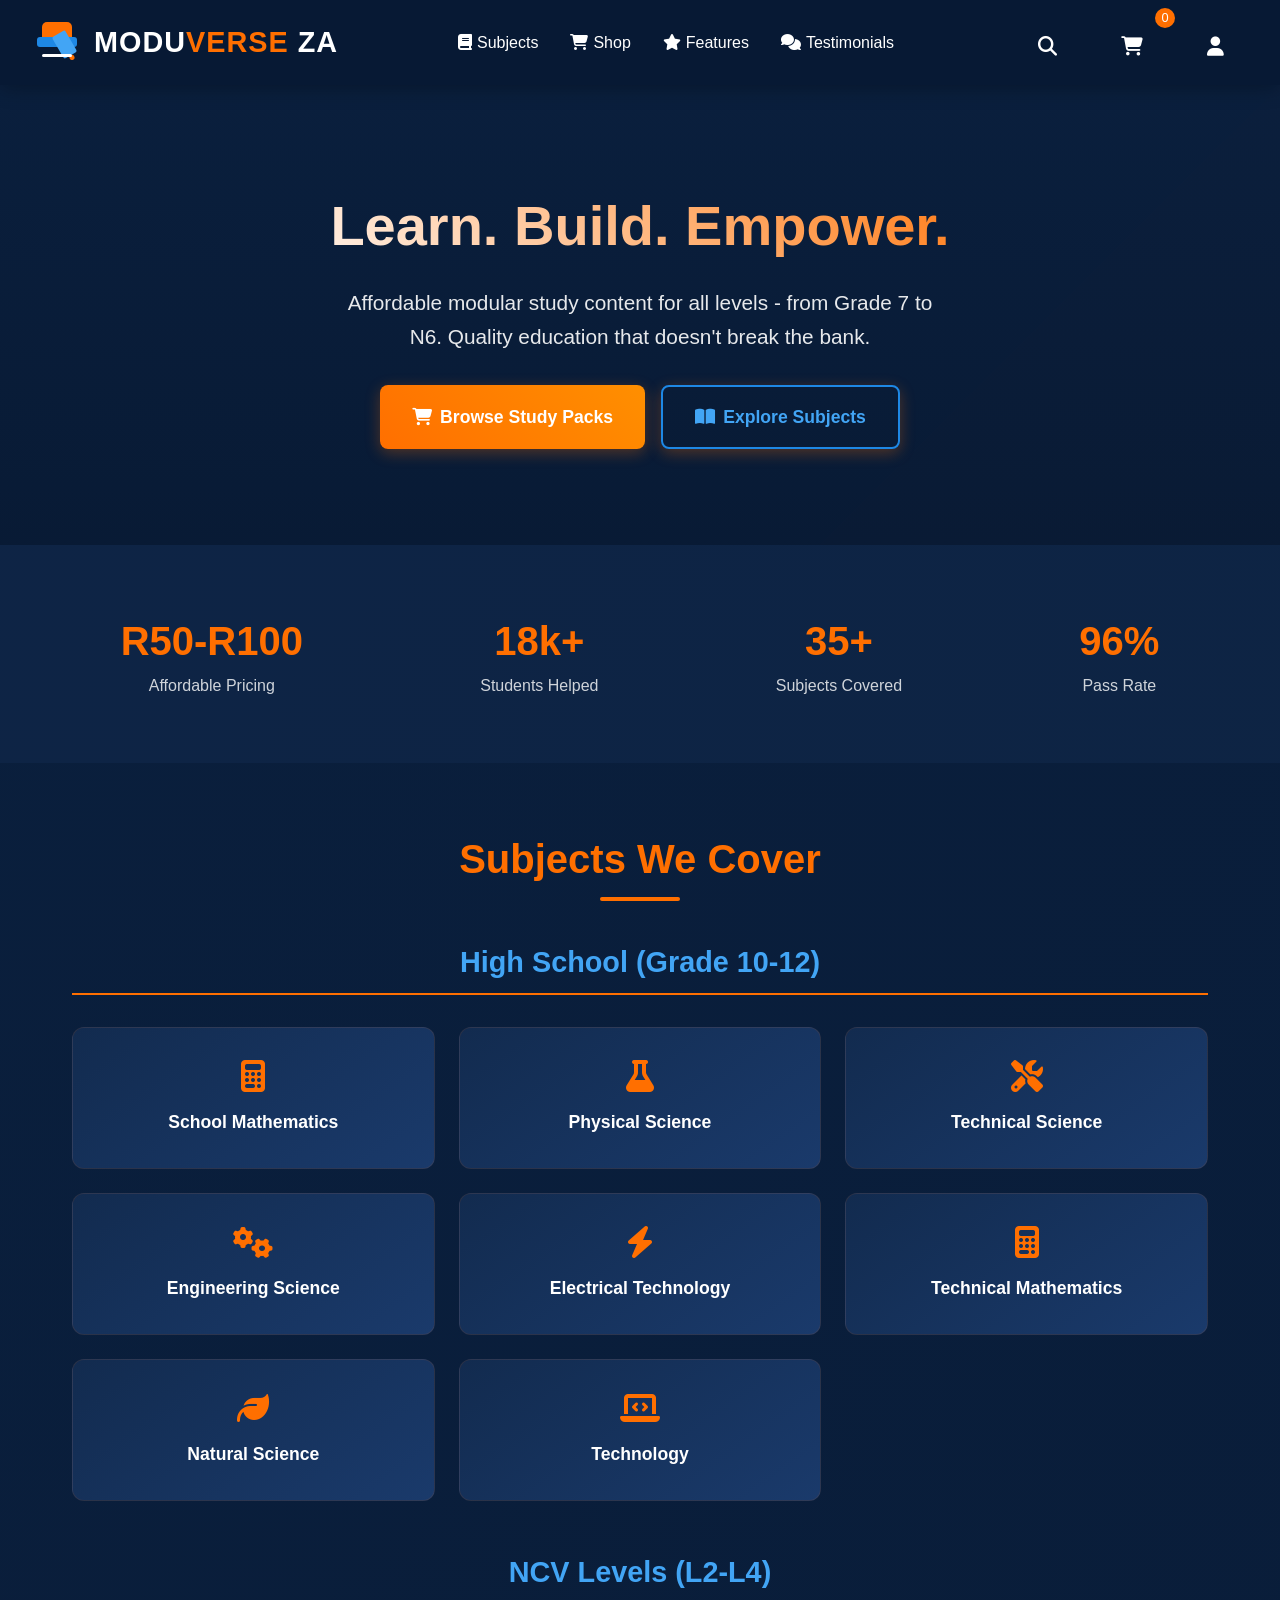
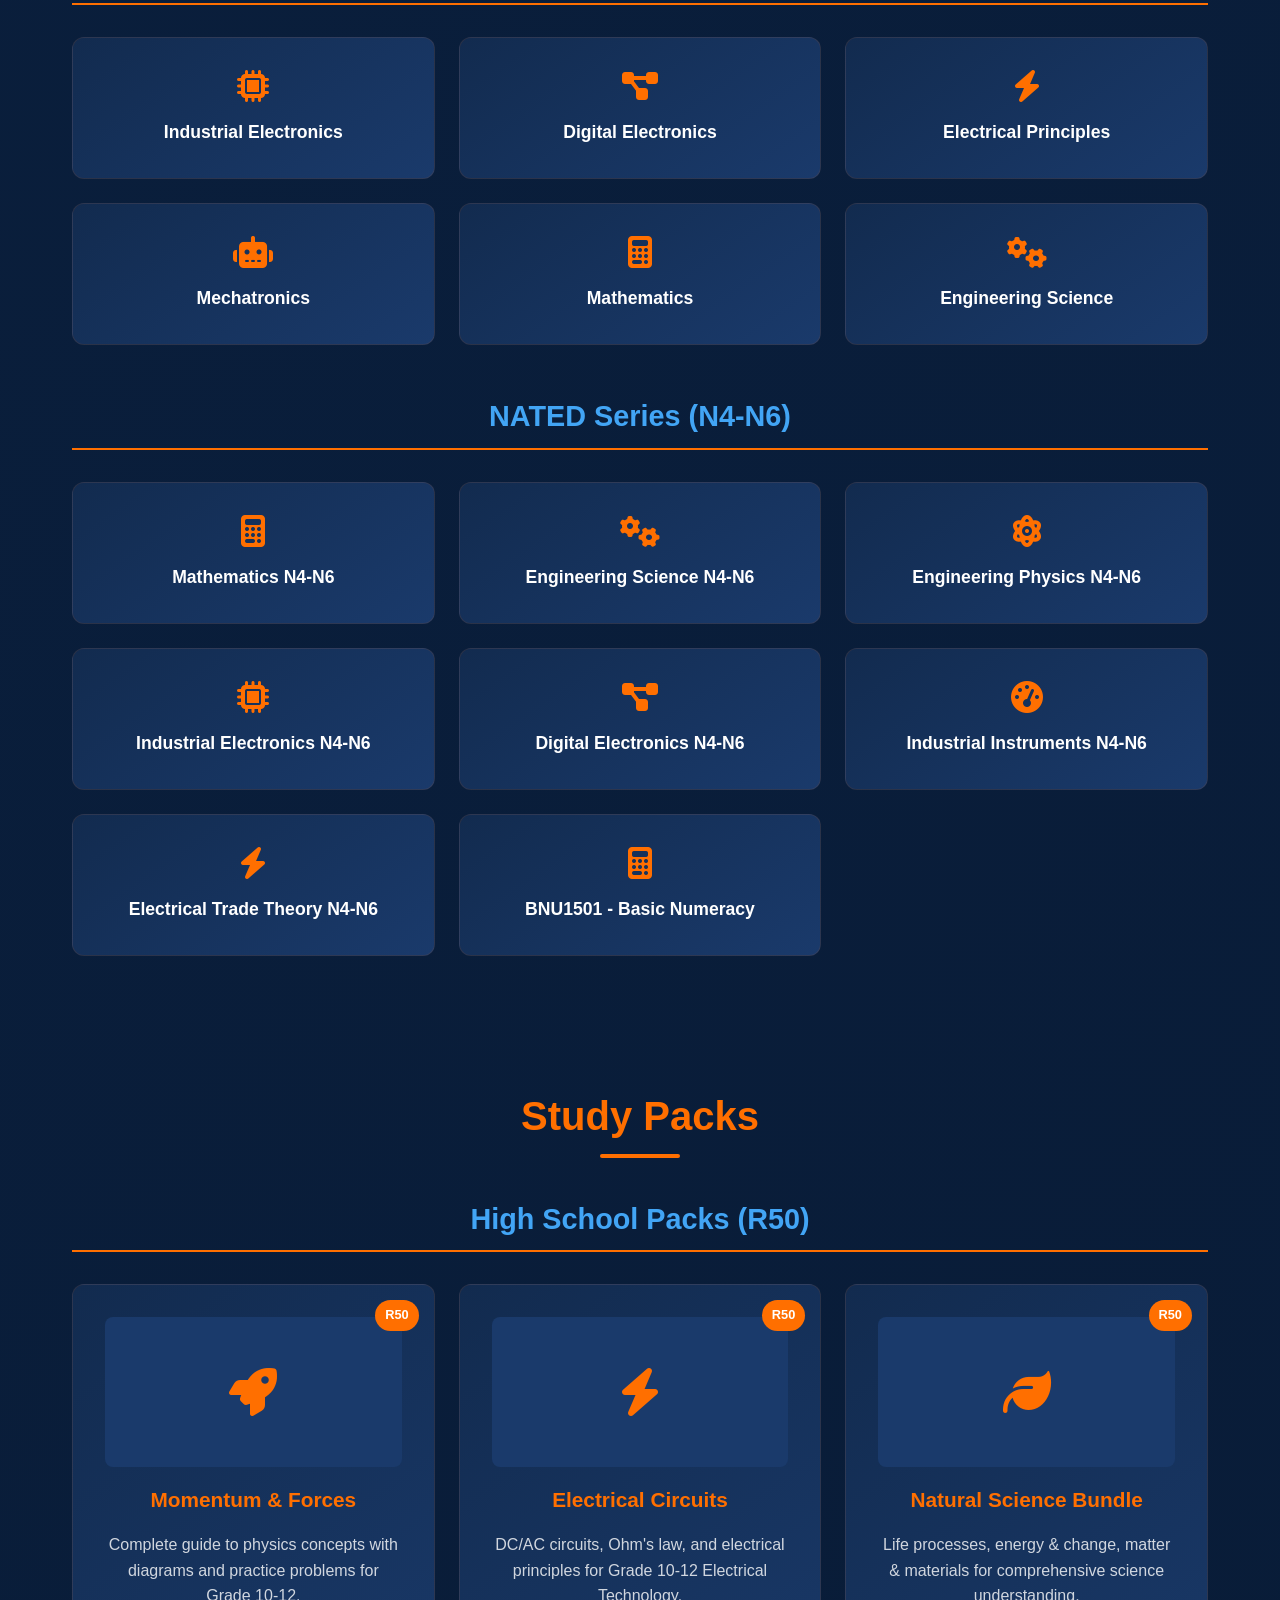
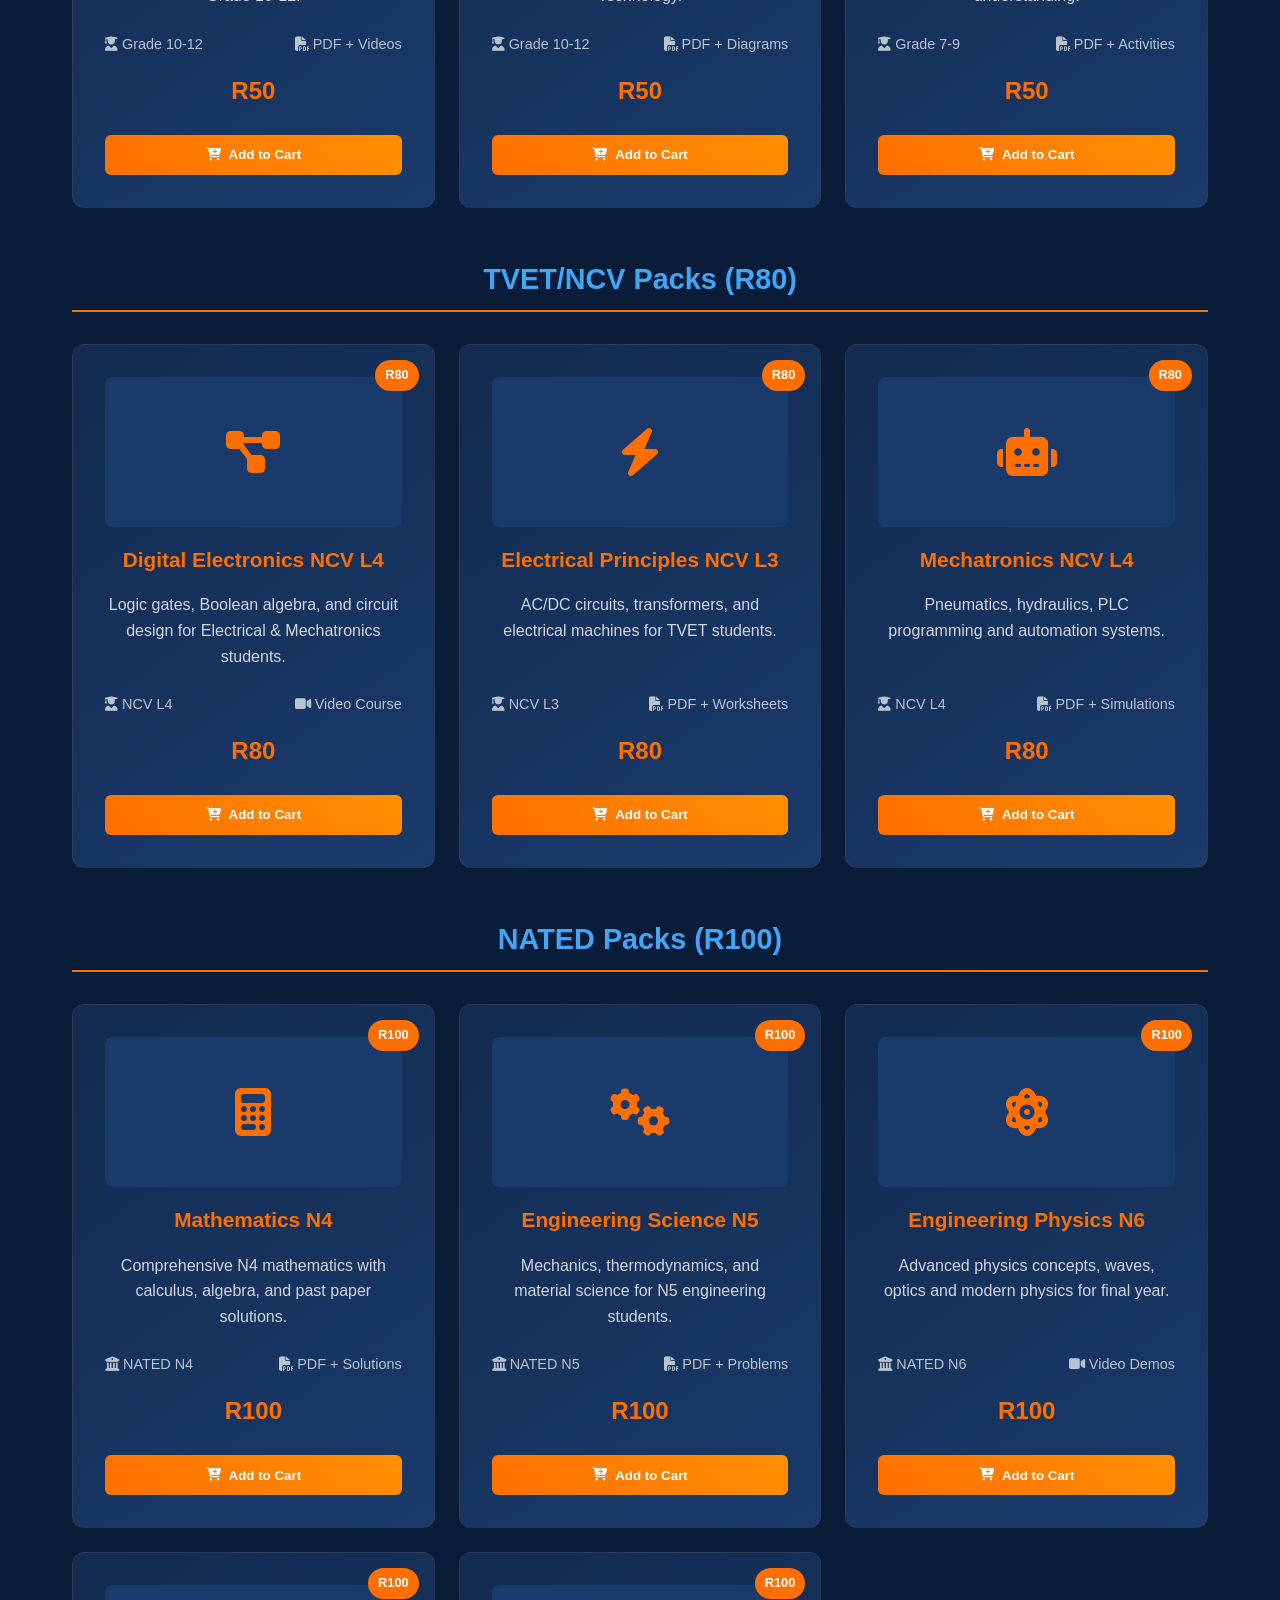
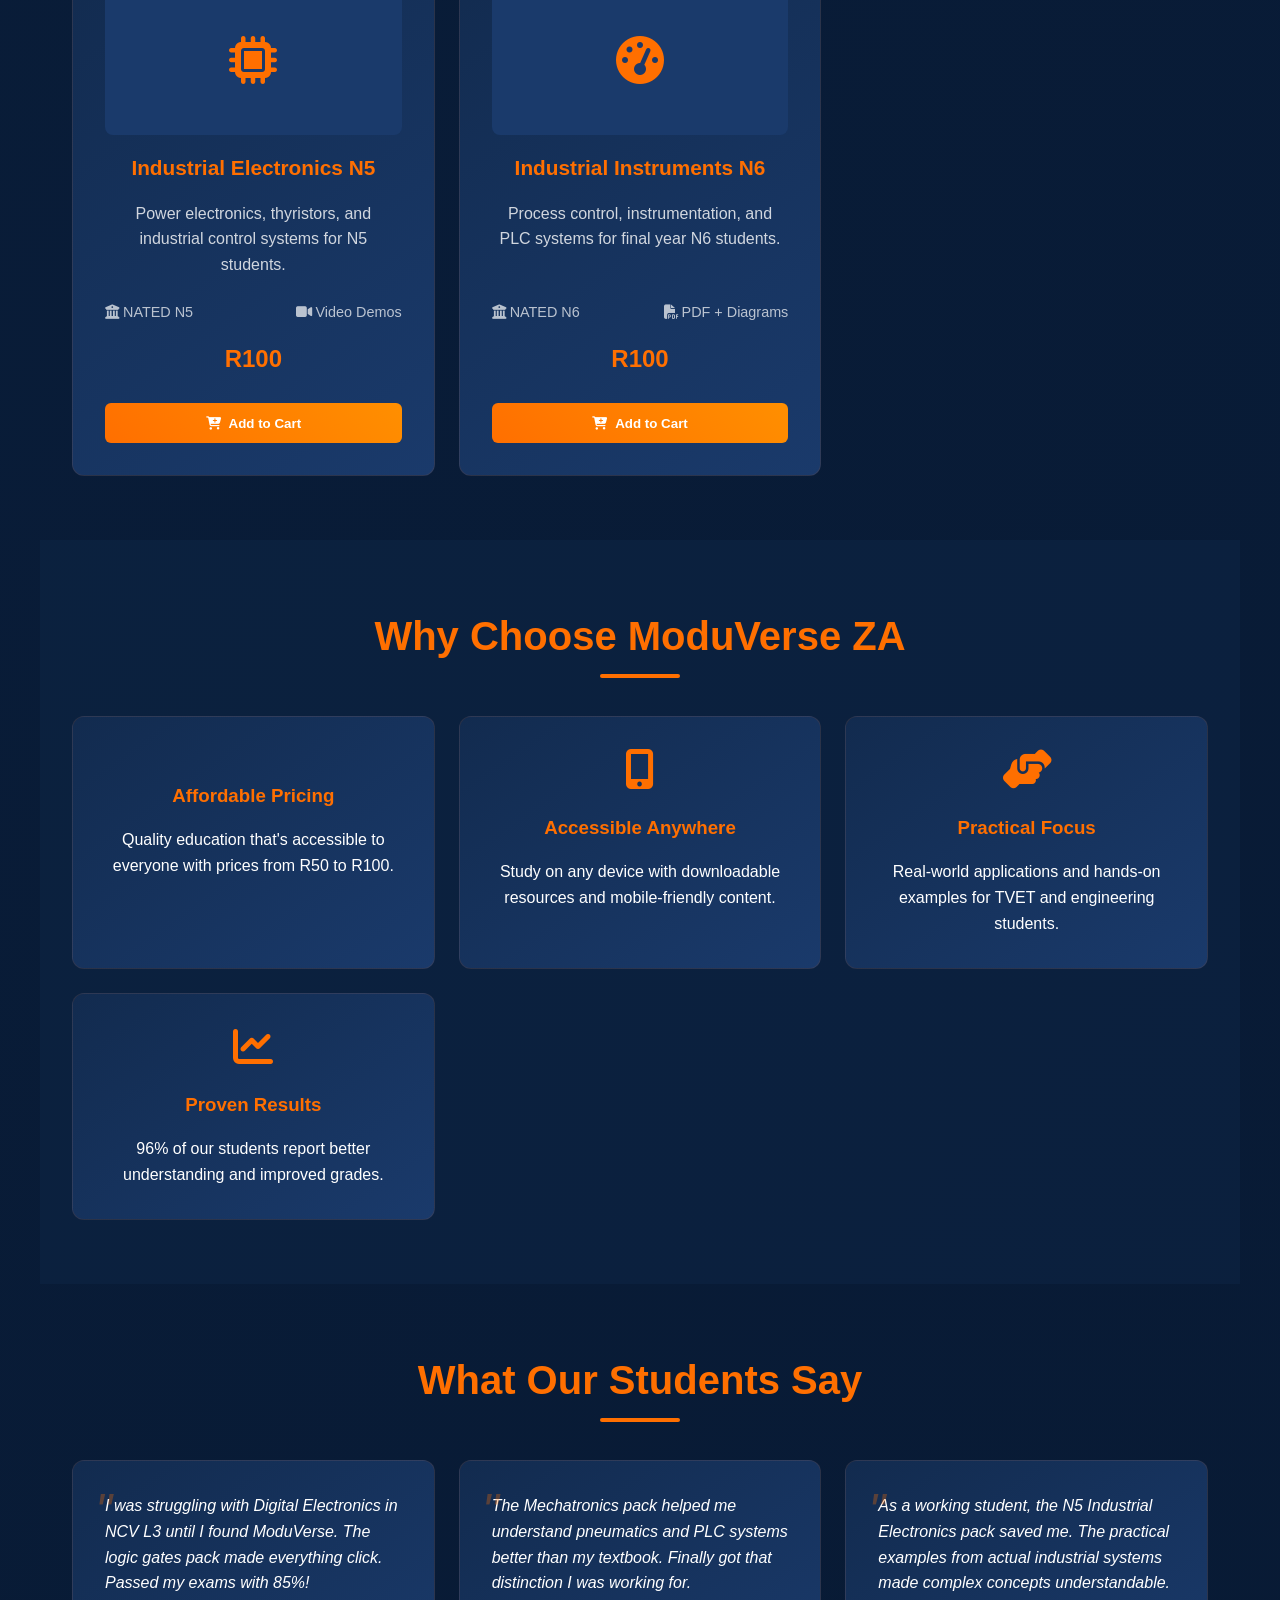
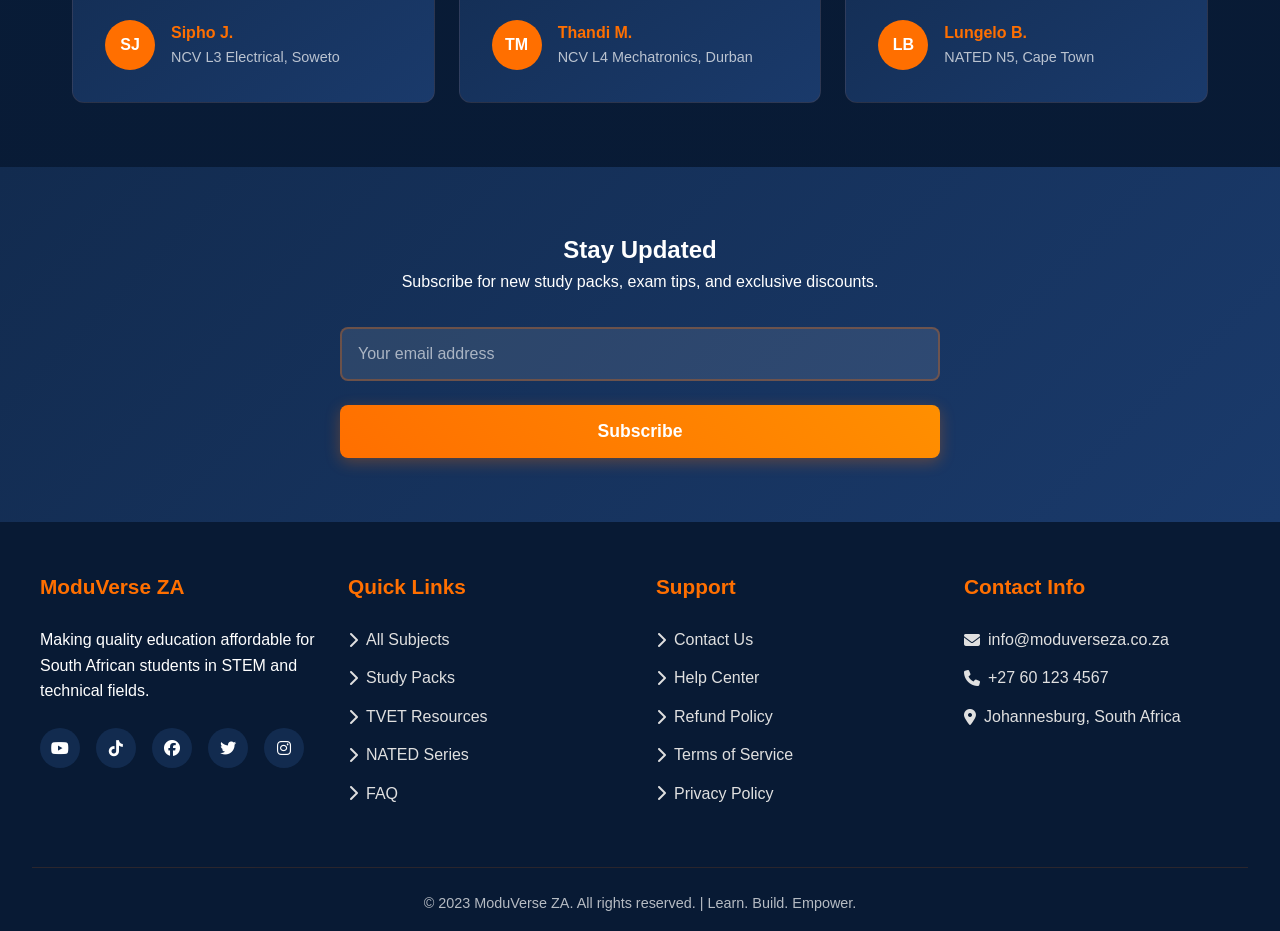
<file: modu index.html>
<!DOCTYPE html>
<html lang="en">
<head>
  <meta charset="UTF-8" />
  <meta name="viewport" content="width=device-width, initial-scale=1.0" />
  <title>ModuVerse ZA – Learn. Build. Empower.</title>
  <link rel="stylesheet" href="https://cdnjs.cloudflare.com/ajax/libs/font-awesome/6.4.0/css/all.min.css">
  <style>
    /* Reset and Base Styles */
    * {
      margin: 0;
      padding: 0;
      box-sizing: border-box;
    }

    :root {
      --primary: #0a1f3d;
      --secondary: #081a34;
      --accent: #ff6f00;
      --accent-light: #ff8f00;
      --accent-blue: #1e88e5;
      --accent-blue-light: #42a5f5;
      --card-bg: #122b4f;
      --card-hover: #1a3a6b;
      --text-light: #e0e0e0;
      --white: #ffffff;
    }

    body {
      font-family: 'Segoe UI', Tahoma, Geneva, Verdana, sans-serif;
      background: linear-gradient(135deg, var(--primary) 0%, var(--secondary) 100%);
      color: var(--white);
      line-height: 1.6;
      overflow-x: hidden;
    }

    /* Header Styles */
    header {
      display: flex;
      justify-content: space-between;
      align-items: center;
      padding: 1rem 2rem;
      background: rgba(8, 26, 52, 0.95);
      backdrop-filter: blur(10px);
      position: sticky;
      top: 0;
      z-index: 1000;
      box-shadow: 0 2px 20px rgba(0, 0, 0, 0.3);
    }

    .logo-container {
      display: flex;
      align-items: center;
      gap: 12px;
    }

    .logo {
      width: 50px;
      height: 50px;
      display: flex;
      align-items: center;
      justify-content: center;
      position: relative;
    }

    .logo-graphic {
      width: 100%;
      height: 100%;
      position: relative;
    }

    .hat {
      position: absolute;
      top: 5px;
      left: 10px;
      width: 30px;
      height: 15px;
      background: var(--accent);
      border-radius: 5px 5px 0 0;
    }

    .hat::after {
      content: '';
      position: absolute;
      top: 15px;
      left: -5px;
      width: 40px;
      height: 10px;
      background: var(--accent-blue);
      border-radius: 3px;
    }

    .pen {
      position: absolute;
      top: 15px;
      right: 10px;
      width: 15px;
      height: 25px;
      background: var(--accent-blue-light);
      transform: rotate(-30deg);
      border-radius: 2px;
    }

    .pen::after {
      content: '';
      position: absolute;
      bottom: -5px;
      left: 5px;
      width: 5px;
      height: 5px;
      background: var(--accent);
      border-radius: 50%;
    }

    .line {
      position: absolute;
      bottom: 10px;
      left: 10px;
      width: 30px;
      height: 3px;
      background: var(--white);
      border-radius: 2px;
    }

    .logo-text {
      font-weight: bold;
      font-size: 1.8rem;
      color: var(--white);
      text-transform: uppercase;
      letter-spacing: 1px;
    }

    .logo-text span {
      color: var(--accent);
    }

    nav {
      display: flex;
      gap: 2rem;
    }

    nav a {
      color: var(--white);
      text-decoration: none;
      font-weight: 500;
      transition: color 0.3s ease;
      position: relative;
      display: flex;
      align-items: center;
      gap: 5px;
    }

    nav a:hover {
      color: var(--accent);
    }

    nav a::after {
      content: '';
      position: absolute;
      bottom: -5px;
      left: 0;
      width: 0;
      height: 2px;
      background: var(--accent);
      transition: width 0.3s ease;
    }

    nav a:hover::after {
      width: 100%;
    }

    .header-actions {
      display: flex;
      gap: 1rem;
      align-items: center;
    }

    .search-btn, .cart-btn, .user-btn {
      background: none;
      border: none;
      color: var(--white);
      font-size: 1.2rem;
      cursor: pointer;
      transition: color 0.3s ease;
    }

    .search-btn:hover, .cart-btn:hover, .user-btn:hover {
      color: var(--accent);
    }

    .cart-count {
      background: var(--accent);
      color: var(--white);
      border-radius: 50%;
      width: 20px;
      height: 20px;
      font-size: 0.8rem;
      display: flex;
      align-items: center;
      justify-content: center;
      position: absolute;
      top: -8px;
      right: -8px;
    }

    /* Hero Section */
    .hero {
      text-align: center;
      padding: 6rem 2rem;
      background: linear-gradient(rgba(10, 31, 61, 0.9), rgba(8, 26, 52, 0.9)), 
                  url('data:image/svg+xml,<svg xmlns="http://www.w3.org/2000/svg" viewBox="0 0 1000 1000"><polygon fill="%23ff6f00" fill-opacity="0.05" points="0,1000 1000,0 1000,1000"/></svg>');
      background-size: cover;
      position: relative;
      overflow: hidden;
    }

    .hero-content {
      max-width: 800px;
      margin: 0 auto;
      position: relative;
      z-index: 2;
    }

    .hero h1 {
      font-size: 3.5rem;
      margin-bottom: 1rem;
      background: linear-gradient(45deg, var(--white), var(--accent));
      -webkit-background-clip: text;
      -webkit-text-fill-color: transparent;
      background-clip: text;
    }

    .hero p {
      font-size: 1.3rem;
      margin-bottom: 2rem;
      opacity: 0.9;
      max-width: 600px;
      margin-left: auto;
      margin-right: auto;
    }

    .cta-buttons {
      display: flex;
      gap: 1rem;
      justify-content: center;
      flex-wrap: wrap;
    }

    .cta-button {
      background: linear-gradient(45deg, var(--accent), var(--accent-light));
      color: var(--white);
      padding: 1rem 2rem;
      border: none;
      text-decoration: none;
      font-weight: bold;
      border-radius: 8px;
      font-size: 1.1rem;
      transition: all 0.3s ease;
      box-shadow: 0 4px 15px rgba(255, 111, 0, 0.3);
      display: inline-flex;
      align-items: center;
      gap: 8px;
    }

    .cta-button.secondary {
      background: transparent;
      border: 2px solid var(--accent-blue);
      color: var(--accent-blue-light);
    }

    .cta-button.secondary:hover {
      background: rgba(30, 136, 229, 0.1);
    }

    .cta-button:hover {
      transform: translateY(-2px);
      box-shadow: 0 6px 20px rgba(255, 111, 0, 0.4);
    }

    /* Stats Section */
    .stats {
      display: flex;
      justify-content: space-around;
      flex-wrap: wrap;
      padding: 3rem 2rem;
      background: rgba(18, 43, 79, 0.5);
    }

    .stat-item {
      text-align: center;
      padding: 1rem;
    }

    .stat-number {
      font-size: 2.5rem;
      font-weight: bold;
      color: var(--accent);
      display: block;
    }

    .stat-label {
      font-size: 1rem;
      opacity: 0.8;
    }

    /* Sections */
    .section-title {
      text-align: center;
      font-size: 2.5rem;
      margin-bottom: 3rem;
      color: var(--accent);
      position: relative;
    }

    .section-title::after {
      content: '';
      position: absolute;
      bottom: -10px;
      left: 50%;
      transform: translateX(-50%);
      width: 80px;
      height: 4px;
      background: var(--accent);
      border-radius: 2px;
    }

    .subjects, .shop, .features, .testimonials {
      padding: 4rem 2rem;
      max-width: 1200px;
      margin: 0 auto;
    }

    /* Category Headers */
    .category-header {
      text-align: center;
      margin: 3rem 0 1.5rem;
      color: var(--accent-blue-light);
      font-size: 1.8rem;
      border-bottom: 2px solid var(--accent);
      padding-bottom: 0.5rem;
    }

    /* Grid Layout */
    .grid {
      display: grid;
      grid-template-columns: repeat(auto-fit, minmax(280px, 1fr));
      gap: 1.5rem;
      margin-top: 2rem;
    }

    /* Cards */
    .card, .product, .feature-card, .testimonial-card {
      background: linear-gradient(145deg, var(--card-bg), var(--card-hover));
      padding: 2rem;
      border-radius: 12px;
      text-align: center;
      transition: all 0.3s ease;
      border: 1px solid rgba(255, 111, 0, 0.1);
      position: relative;
      overflow: hidden;
    }

    .card::before, .product::before, .feature-card::before {
      content: '';
      position: absolute;
      top: 0;
      left: -100%;
      width: 100%;
      height: 100%;
      background: linear-gradient(90deg, transparent, rgba(255, 111, 0, 0.1), transparent);
      transition: left 0.5s ease;
    }

    .card:hover::before, .product:hover::before, .feature-card:hover::before {
      left: 100%;
    }

    .card:hover, .product:hover, .feature-card:hover {
      transform: translateY(-5px);
      box-shadow: 0 10px 30px rgba(0, 0, 0, 0.3);
      border-color: rgba(255, 111, 0, 0.3);
    }

    .card {
      min-height: 120px;
      display: flex;
      flex-direction: column;
      align-items: center;
      justify-content: center;
      font-weight: 600;
      font-size: 1.1rem;
    }

    .card i {
      font-size: 2rem;
      margin-bottom: 1rem;
      color: var(--accent);
    }

    .product {
      display: flex;
      flex-direction: column;
    }

    .product-image {
      height: 150px;
      background: var(--card-hover);
      border-radius: 8px;
      margin-bottom: 1rem;
      display: flex;
      align-items: center;
      justify-content: center;
      font-size: 3rem;
      color: var(--accent);
    }

    .product h3 {
      color: var(--accent);
      margin-bottom: 1rem;
      font-size: 1.3rem;
    }

    .product p {
      opacity: 0.8;
      margin-bottom: 1.5rem;
      flex-grow: 1;
    }

    .product-price {
      font-size: 1.5rem;
      font-weight: bold;
      color: var(--accent);
      margin-bottom: 1rem;
    }

    .product-meta {
      display: flex;
      justify-content: space-between;
      font-size: 0.9rem;
      opacity: 0.7;
      margin-bottom: 1rem;
    }

    /* Price Badges */
    .price-badge {
      position: absolute;
      top: 15px;
      right: 15px;
      background: var(--accent);
      color: white;
      padding: 5px 10px;
      border-radius: 20px;
      font-size: 0.8rem;
      font-weight: bold;
    }

    /* Buttons */
    button {
      background: linear-gradient(45deg, var(--accent), var(--accent-light));
      color: var(--white);
      border: none;
      padding: 0.8rem 1.5rem;
      margin-top: 0.5rem;
      border-radius: 6px;
      cursor: pointer;
      font-weight: bold;
      transition: all 0.3s ease;
      width: 100%;
      display: flex;
      align-items: center;
      justify-content: center;
      gap: 8px;
    }

    button:hover {
      transform: translateY(-2px);
      box-shadow: 0 4px 12px rgba(255, 111, 0, 0.3);
    }

    button.secondary {
      background: transparent;
      border: 2px solid var(--accent-blue);
      color: var(--accent-blue-light);
    }

    /* Features Section */
    .features {
      background: rgba(18, 43, 79, 0.3);
    }

    .feature-card i {
      font-size: 2.5rem;
      color: var(--accent);
      margin-bottom: 1.5rem;
    }

    .feature-card h3 {
      margin-bottom: 1rem;
      color: var(--accent);
    }

    /* Testimonials */
    .testimonials {
      text-align: center;
    }

    .testimonial-card {
      text-align: left;
    }

    .testimonial-content {
      font-style: italic;
      margin-bottom: 1.5rem;
      position: relative;
    }

    .testimonial-content::before {
      content: '"';
      font-size: 3rem;
      color: var(--accent);
      position: absolute;
      top: -20px;
      left: -10px;
      opacity: 0.3;
    }

    .testimonial-author {
      display: flex;
      align-items: center;
      gap: 1rem;
    }

    .author-avatar {
      width: 50px;
      height: 50px;
      border-radius: 50%;
      background: var(--accent);
      display: flex;
      align-items: center;
      justify-content: center;
      font-weight: bold;
    }

    .author-info h4 {
      color: var(--accent);
    }

    .author-info p {
      font-size: 0.9rem;
      opacity: 0.7;
    }

    /* Newsletter */
    .newsletter {
      padding: 4rem 2rem;
      background: linear-gradient(135deg, var(--card-bg) 0%, var(--card-hover) 100%);
      text-align: center;
    }

    .newsletter-content {
      max-width: 600px;
      margin: 0 auto;
    }

    .newsletter-form {
      display: flex;
      gap: 1rem;
      margin-top: 2rem;
      flex-wrap: wrap;
      justify-content: center;
    }

    .newsletter-input {
      flex-grow: 1;
      min-width: 250px;
      padding: 1rem;
      border-radius: 8px;
      border: 2px solid rgba(255, 111, 0, 0.3);
      background: rgba(255, 255, 255, 0.1);
      color: var(--white);
      font-size: 1rem;
    }

    .newsletter-input::placeholder {
      color: rgba(255, 255, 255, 0.6);
    }

    /* Footer */
    footer {
      background: var(--secondary);
      padding: 3rem 2rem 1rem;
    }

    .footer-content {
      display: grid;
      grid-template-columns: repeat(auto-fit, minmax(250px, 1fr));
      gap: 2rem;
      max-width: 1200px;
      margin: 0 auto;
    }

    .footer-column h3 {
      color: var(--accent);
      margin-bottom: 1.5rem;
      font-size: 1.3rem;
    }

    .footer-links {
      list-style: none;
    }

    .footer-links li {
      margin-bottom: 0.8rem;
    }

    .footer-links a {
      color: var(--text-light);
      text-decoration: none;
      transition: color 0.3s ease;
      display: flex;
      align-items: center;
      gap: 8px;
    }

    .footer-links a:hover {
      color: var(--accent);
    }

    .social-links {
      display: flex;
      gap: 1rem;
      margin-top: 1.5rem;
    }

    .social-links a {
      display: flex;
      align-items: center;
      justify-content: center;
      width: 40px;
      height: 40px;
      background: var(--card-bg);
      border-radius: 50%;
      color: var(--white);
      text-decoration: none;
      transition: all 0.3s ease;
    }

    .social-links a:hover {
      background: var(--accent);
      transform: translateY(-3px);
    }

    .footer-bottom {
      text-align: center;
      margin-top: 3rem;
      padding-top: 1.5rem;
      border-top: 1px solid rgba(255, 111, 0, 0.2);
      font-size: 0.9rem;
      opacity: 0.7;
    }

    /* Responsive Design */
    @media (max-width: 768px) {
      header {
        flex-direction: column;
        gap: 1rem;
        padding: 1rem;
      }
      
      nav {
        gap: 1rem;
      }
      
      .hero h1 {
        font-size: 2.5rem;
      }
      
      .hero p {
        font-size: 1.1rem;
      }
      
      .cta-buttons {
        flex-direction: column;
        align-items: center;
      }
      
      .cta-button {
        width: 100%;
        max-width: 300px;
        justify-content: center;
      }
      
      .subjects, .shop, .features, .testimonials {
        padding: 2rem 1rem;
      }
      
      .grid {
        grid-template-columns: 1fr;
      }
      
      .newsletter-form {
        flex-direction: column;
      }
      
      .newsletter-input, .newsletter-button {
        width: 100%;
      }
    }

    /* Animation Classes */
    .fade-in {
      opacity: 0;
      transform: translateY(30px);
      transition: all 0.6s ease;
    }

    .fade-in.visible {
      opacity: 1;
      transform: translateY(0);
    }
  </style>
</head>
<body>
  <header>
    <div class="logo-container">
      <div class="logo">
        <div class="logo-graphic">
          <div class="hat"></div>
          <div class="pen"></div>
          <div class="line"></div>
        </div>
      </div>
      <div class="logo-text">Modu<span>Verse</span> ZA</div>
    </div>
    <nav>
      <a href="#subjects"><i class="fas fa-book"></i> Subjects</a>
      <a href="#shop"><i class="fas fa-shopping-cart"></i> Shop</a>
      <a href="#features"><i class="fas fa-star"></i> Features</a>
      <a href="#testimonials"><i class="fas fa-comments"></i> Testimonials</a>
    </nav>
    <div class="header-actions">
      <button class="search-btn"><i class="fas fa-search"></i></button>
      <div style="position: relative;">
        <button class="cart-btn"><i class="fas fa-shopping-cart"></i></button>
        <span class="cart-count">0</span>
      </div>
      <button class="user-btn"><i class="fas fa-user"></i></button>
    </div>
  </header>

  <section class="hero">
    <div class="hero-content">
      <h1>Learn. Build. Empower.</h1>
      <p>Affordable modular study content for all levels - from Grade 7 to N6. Quality education that doesn't break the bank.</p>
      <div class="cta-buttons">
        <a href="#shop" class="cta-button">
          <i class="fas fa-shopping-cart"></i> Browse Study Packs
        </a>
        <a href="#subjects" class="cta-button secondary">
          <i class="fas fa-book-open"></i> Explore Subjects
        </a>
      </div>
    </div>
  </section>

  <section class="stats">
    <div class="stat-item">
      <span class="stat-number">R50-R100</span>
      <span class="stat-label">Affordable Pricing</span>
    </div>
    <div class="stat-item">
      <span class="stat-number">18k+</span>
      <span class="stat-label">Students Helped</span>
    </div>
    <div class="stat-item">
      <span class="stat-number">35+</span>
      <span class="stat-label">Subjects Covered</span>
    </div>
    <div class="stat-item">
      <span class="stat-number">96%</span>
      <span class="stat-label">Pass Rate</span>
    </div>
  </section>

  <section id="subjects" class="subjects">
    <h2 class="section-title">Subjects We Cover</h2>
    
    <h3 class="category-header">High School (Grade 10-12)</h3>
    <div class="grid">
      <div class="card">
        <i class="fas fa-calculator"></i>
        School Mathematics
      </div>
      <div class="card">
        <i class="fas fa-flask"></i>
        Physical Science
      </div>
      <div class="card">
        <i class="fas fa-tools"></i>
        Technical Science
      </div>
      <div class="card">
        <i class="fas fa-cogs"></i>
        Engineering Science
      </div>
      <div class="card">
        <i class="fas fa-bolt"></i>
        Electrical Technology
      </div>
      <div class="card">
        <i class="fas fa-calculator"></i>
        Technical Mathematics
      </div>
      <div class="card">
        <i class="fas fa-leaf"></i>
        Natural Science
      </div>
      <div class="card">
        <i class="fas fa-laptop-code"></i>
        Technology
      </div>
    </div>

    <h3 class="category-header">NCV Levels (L2-L4)</h3>
    <div class="grid">
      <div class="card">
        <i class="fas fa-microchip"></i>
        Industrial Electronics
      </div>
      <div class="card">
        <i class="fas fa-project-diagram"></i>
        Digital Electronics
      </div>
      <div class="card">
        <i class="fas fa-bolt"></i>
        Electrical Principles
      </div>
      <div class="card">
        <i class="fas fa-robot"></i>
        Mechatronics
      </div>
      <div class="card">
        <i class="fas fa-calculator"></i>
        Mathematics
      </div>
      <div class="card">
        <i class="fas fa-cogs"></i>
        Engineering Science
      </div>
    </div>

    <h3 class="category-header">NATED Series (N4-N6)</h3>
    <div class="grid">
      <div class="card">
        <i class="fas fa-calculator"></i>
        Mathematics N4-N6
      </div>
      <div class="card">
        <i class="fas fa-cogs"></i>
        Engineering Science N4-N6
      </div>
      <div class="card">
        <i class="fas fa-atom"></i>
        Engineering Physics N4-N6
      </div>
      <div class="card">
        <i class="fas fa-microchip"></i>
        Industrial Electronics N4-N6
      </div>
      <div class="card">
        <i class="fas fa-project-diagram"></i>
        Digital Electronics N4-N6
      </div>
      <div class="card">
        <i class="fas fa-tachometer-alt"></i>
        Industrial Instruments N4-N6
      </div>
      <div class="card">
        <i class="fas fa-bolt"></i>
        Electrical Trade Theory N4-N6
      </div>
      <div class="card">
        <i class="fas fa-calculator"></i>
        BNU1501 - Basic Numeracy
      </div>
    </div>
  </section>

  <section id="shop" class="shop">
    <h2 class="section-title">Study Packs</h2>
    
    <h3 class="category-header">High School Packs (R50)</h3>
    <div class="grid">
      <div class="product">
        <div class="price-badge">R50</div>
        <div class="product-image">
          <i class="fas fa-rocket"></i>
        </div>
        <h3>Momentum & Forces</h3>
        <p>Complete guide to physics concepts with diagrams and practice problems for Grade 10-12.</p>
        <div class="product-meta">
          <span><i class="fas fa-user-graduate"></i> Grade 10-12</span>
          <span><i class="fas fa-file-pdf"></i> PDF + Videos</span>
        </div>
        <div class="product-price">R50</div>
        <button><i class="fas fa-cart-plus"></i> Add to Cart</button>
      </div>

      <div class="product">
        <div class="price-badge">R50</div>
        <div class="product-image">
          <i class="fas fa-bolt"></i>
        </div>
        <h3>Electrical Circuits</h3>
        <p>DC/AC circuits, Ohm's law, and electrical principles for Grade 10-12 Electrical Technology.</p>
        <div class="product-meta">
          <span><i class="fas fa-user-graduate"></i> Grade 10-12</span>
          <span><i class="fas fa-file-pdf"></i> PDF + Diagrams</span>
        </div>
        <div class="product-price">R50</div>
        <button><i class="fas fa-cart-plus"></i> Add to Cart</button>
      </div>

      <div class="product">
        <div class="price-badge">R50</div>
        <div class="product-image">
          <i class="fas fa-leaf"></i>
        </div>
        <h3>Natural Science Bundle</h3>
        <p>Life processes, energy & change, matter & materials for comprehensive science understanding.</p>
        <div class="product-meta">
          <span><i class="fas fa-user-graduate"></i> Grade 7-9</span>
          <span><i class="fas fa-file-pdf"></i> PDF + Activities</span>
        </div>
        <div class="product-price">R50</div>
        <button><i class="fas fa-cart-plus"></i> Add to Cart</button>
      </div>
    </div>

    <h3 class="category-header">TVET/NCV Packs (R80)</h3>
    <div class="grid">
      <div class="product">
        <div class="price-badge">R80</div>
        <div class="product-image">
          <i class="fas fa-project-diagram"></i>
        </div>
        <h3>Digital Electronics NCV L4</h3>
        <p>Logic gates, Boolean algebra, and circuit design for Electrical & Mechatronics students.</p>
        <div class="product-meta">
          <span><i class="fas fa-user-graduate"></i> NCV L4</span>
          <span><i class="fas fa-video"></i> Video Course</span>
        </div>
        <div class="product-price">R80</div>
        <button><i class="fas fa-cart-plus"></i> Add to Cart</button>
      </div>

      <div class="product">
        <div class="price-badge">R80</div>
        <div class="product-image">
          <i class="fas fa-bolt"></i>
        </div>
        <h3>Electrical Principles NCV L3</h3>
        <p>AC/DC circuits, transformers, and electrical machines for TVET students.</p>
        <div class="product-meta">
          <span><i class="fas fa-user-graduate"></i> NCV L3</span>
          <span><i class="fas fa-file-pdf"></i> PDF + Worksheets</span>
        </div>
        <div class="product-price">R80</div>
        <button><i class="fas fa-cart-plus"></i> Add to Cart</button>
      </div>

      <div class="product">
        <div class="price-badge">R80</div>
        <div class="product-image">
          <i class="fas fa-robot"></i>
        </div>
        <h3>Mechatronics NCV L4</h3>
        <p>Pneumatics, hydraulics, PLC programming and automation systems.</p>
        <div class="product-meta">
          <span><i class="fas fa-user-graduate"></i> NCV L4</span>
          <span><i class="fas fa-file-pdf"></i> PDF + Simulations</span>
        </div>
        <div class="product-price">R80</div>
        <button><i class="fas fa-cart-plus"></i> Add to Cart</button>
      </div>
    </div>

    <h3 class="category-header">NATED Packs (R100)</h3>
    <div class="grid">
      <div class="product">
        <div class="price-badge">R100</div>
        <div class="product-image">
          <i class="fas fa-calculator"></i>
        </div>
        <h3>Mathematics N4</h3>
        <p>Comprehensive N4 mathematics with calculus, algebra, and past paper solutions.</p>
        <div class="product-meta">
          <span><i class="fas fa-university"></i> NATED N4</span>
          <span><i class="fas fa-file-pdf"></i> PDF + Solutions</span>
        </div>
        <div class="product-price">R100</div>
        <button><i class="fas fa-cart-plus"></i> Add to Cart</button>
      </div>

      <div class="product">
        <div class="price-badge">R100</div>
        <div class="product-image">
          <i class="fas fa-cogs"></i>
        </div>
        <h3>Engineering Science N5</h3>
        <p>Mechanics, thermodynamics, and material science for N5 engineering students.</p>
        <div class="product-meta">
          <span><i class="fas fa-university"></i> NATED N5</span>
          <span><i class="fas fa-file-pdf"></i> PDF + Problems</span>
        </div>
        <div class="product-price">R100</div>
        <button><i class="fas fa-cart-plus"></i> Add to Cart</button>
      </div>

      <div class="product">
        <div class="price-badge">R100</div>
        <div class="product-image">
          <i class="fas fa-atom"></i>
        </div>
        <h3>Engineering Physics N6</h3>
        <p>Advanced physics concepts, waves, optics and modern physics for final year.</p>
        <div class="product-meta">
          <span><i class="fas fa-university"></i> NATED N6</span>
          <span><i class="fas fa-video"></i> Video Demos</span>
        </div>
        <div class="product-price">R100</div>
        <button><i class="fas fa-cart-plus"></i> Add to Cart</button>
      </div>

      <div class="product">
        <div class="price-badge">R100</div>
        <div class="product-image">
          <i class="fas fa-microchip"></i>
        </div>
        <h3>Industrial Electronics N5</h3>
        <p>Power electronics, thyristors, and industrial control systems for N5 students.</p>
        <div class="product-meta">
          <span><i class="fas fa-university"></i> NATED N5</span>
          <span><i class="fas fa-video"></i> Video Demos</span>
        </div>
        <div class="product-price">R100</div>
        <button><i class="fas fa-cart-plus"></i> Add to Cart</button>
      </div>

      <div class="product">
        <div class="price-badge">R100</div>
        <div class="product-image">
          <i class="fas fa-tachometer-alt"></i>
        </div>
        <h3>Industrial Instruments N6</h3>
        <p>Process control, instrumentation, and PLC systems for final year N6 students.</p>
        <div class="product-meta">
          <span><i class="fas fa-university"></i> NATED N6</span>
          <span><i class="fas fa-file-pdf"></i> PDF + Diagrams</span>
        </div>
        <div class="product-price">R100</div>
        <button><i class="fas fa-cart-plus"></i> Add to Cart</button>
      </div>
    </div>
  </section>

  <section id="features" class="features">
    <h2 class="section-title">Why Choose ModuVerse ZA</h2>
    <div class="grid">
      <div class="feature-card">
        <i class="fas fa-rand-sign"></i>
        <h3>Affordable Pricing</h3>
        <p>Quality education that's accessible to everyone with prices from R50 to R100.</p>
      </div>
      <div class="feature-card">
        <i class="fas fa-mobile-alt"></i>
        <h3>Accessible Anywhere</h3>
        <p>Study on any device with downloadable resources and mobile-friendly content.</p>
      </div>
      <div class="feature-card">
        <i class="fas fa-hands-helping"></i>
        <h3>Practical Focus</h3>
        <p>Real-world applications and hands-on examples for TVET and engineering students.</p>
      </div>
      <div class="feature-card">
        <i class="fas fa-chart-line"></i>
        <h3>Proven Results</h3>
        <p>96% of our students report better understanding and improved grades.</p>
      </div>
    </div>
  </section>

  <section id="testimonials" class="testimonials">
    <h2 class="section-title">What Our Students Say</h2>
    <div class="grid">
      <div class="testimonial-card">
        <div class="testimonial-content">
          I was struggling with Digital Electronics in NCV L3 until I found ModuVerse. The logic gates pack made everything click. Passed my exams with 85%!
        </div>
        <div class="testimonial-author">
          <div class="author-avatar">SJ</div>
          <div class="author-info">
            <h4>Sipho J.</h4>
            <p>NCV L3 Electrical, Soweto</p>
          </div>
        </div>
      </div>
      <div class="testimonial-card">
        <div class="testimonial-content">
          The Mechatronics pack helped me understand pneumatics and PLC systems better than my textbook. Finally got that distinction I was working for.
        </div>
        <div class="testimonial-author">
          <div class="author-avatar">TM</div>
          <div class="author-info">
            <h4>Thandi M.</h4>
            <p>NCV L4 Mechatronics, Durban</p>
          </div>
        </div>
      </div>
      <div class="testimonial-card">
        <div class="testimonial-content">
          As a working student, the N5 Industrial Electronics pack saved me. The practical examples from actual industrial systems made complex concepts understandable.
        </div>
        <div class="testimonial-author">
          <div class="author-avatar">LB</div>
          <div class="author-info">
            <h4>Lungelo B.</h4>
            <p>NATED N5, Cape Town</p>
          </div>
        </div>
      </div>
    </div>
  </section>

  <section class="newsletter">
    <div class="newsletter-content">
      <h2>Stay Updated</h2>
      <p>Subscribe for new study packs, exam tips, and exclusive discounts.</p>
      <form class="newsletter-form">
        <input type="email" class="newsletter-input" placeholder="Your email address" required>
        <button type="submit" class="cta-button">Subscribe</button>
      </form>
    </div>
  </section>

  <footer>
    <div class="footer-content">
      <div class="footer-column">
        <h3>ModuVerse ZA</h3>
        <p>Making quality education affordable for South African students in STEM and technical fields.</p>
        <div class="social-links">
          <a href="#"><i class="fab fa-youtube"></i></a>
          <a href="#"><i class="fab fa-tiktok"></i></a>
          <a href="#"><i class="fab fa-facebook"></i></a>
          <a href="#"><i class="fab fa-twitter"></i></a>
          <a href="#"><i class="fab fa-instagram"></i></a>
        </div>
      </div>
      <div class="footer-column">
        <h3>Quick Links</h3>
        <ul class="footer-links">
          <li><a href="#subjects"><i class="fas fa-chevron-right"></i> All Subjects</a></li>
          <li><a href="#shop"><i class="fas fa-chevron-right"></i> Study Packs</a></li>
          <li><a href="#"><i class="fas fa-chevron-right"></i> TVET Resources</a></li>
          <li><a href="#"><i class="fas fa-chevron-right"></i> NATED Series</a></li>
          <li><a href="#"><i class="fas fa-chevron-right"></i> FAQ</a></li>
        </ul>
      </div>
      <div class="footer-column">
        <h3>Support</h3>
        <ul class="footer-links">
          <li><a href="#"><i class="fas fa-chevron-right"></i> Contact Us</a></li>
          <li><a href="#"><i class="fas fa-chevron-right"></i> Help Center</a></li>
          <li><a href="#"><i class="fas fa-chevron-right"></i> Refund Policy</a></li>
          <li><a href="#"><i class="fas fa-chevron-right"></i> Terms of Service</a></li>
          <li><a href="#"><i class="fas fa-chevron-right"></i> Privacy Policy</a></li>
        </ul>
      </div>
      <div class="footer-column">
        <h3>Contact Info</h3>
        <ul class="footer-links">
          <li><a href="mailto:info@moduverseza.co.za"><i class="fas fa-envelope"></i> info@moduverseza.co.za</a></li>
          <li><a href="tel:+27601234567"><i class="fas fa-phone"></i> +27 60 123 4567</a></li>
          <li><a href="#"><i class="fas fa-map-marker-alt"></i> Johannesburg, South Africa</a></li>
        </ul>
      </div>
    </div>
    <div class="footer-bottom">
      <p>&copy; 2023 ModuVerse ZA. All rights reserved. | Learn. Build. Empower.</p>
    </div>
  </footer>

  <script>
    // ModuVerse ZA - Interactive Functionality
    document.addEventListener('DOMContentLoaded', function() {
        console.log("ModuVerse ZA - Learn. Build. Empower.");
        
        // Smooth scrolling for navigation links
        document.querySelectorAll('nav a, .cta-button').forEach(anchor => {
            anchor.addEventListener('click', function (e) {
                if (this.getAttribute('href').startsWith('#')) {
                    e.preventDefault();
                    const targetId = this.getAttribute('href');
                    const targetElement = document.querySelector(targetId);
                    
                    if (targetElement) {
                        targetElement.scrollIntoView({
                            behavior: 'smooth',
                            block: 'start'
                        });
                    }
                }
            });
        });

        // Intersection Observer for fade-in animations
        const observerOptions = {
            threshold: 0.1,
            rootMargin: '0px 0px -50px 0px'
        };

        const observer = new IntersectionObserver((entries) => {
            entries.forEach(entry => {
                if (entry.isIntersecting) {
                    entry.target.classList.add('visible');
                }
            });
        }, observerOptions);

        // Observe all cards and products for animation
        document.querySelectorAll('.card, .product, .feature-card, .testimonial-card').forEach(el => {
            el.classList.add('fade-in');
            observer.observe(el);
        });

        // Simple cart functionality
        let cart = [];
        const cartCount = document.querySelector('.cart-count');
        
        document.querySelectorAll('.product button').forEach(button => {
            button.addEventListener('click', function() {
                const product = this.closest('.product');
                const productName = product.querySelector('h3').textContent;
                const productPrice = product.querySelector('.product-price').textContent;
                
                cart.push({
                    name: productName,
                    price: productPrice
                });
                
                // Show confirmation
                showNotification(`${productName} added to cart!`);
                updateCartCounter();
            });
        });

        function showNotification(message) {
            const notification = document.createElement('div');
            notification.style.cssText = `
                position: fixed;
                top: 20px;
                right: 20px;
                background: var(--accent);
                color: white;
                padding: 1rem 2rem;
                border-radius: 8px;
                box-shadow: 0 4px 12px rgba(0,0,0,0.3);
                z-index: 1000;
                transform: translateX(100%);
                transition: transform 0.3s ease;
            `;
            notification.textContent = message;
            document.body.appendChild(notification);
            
            // Animate in
            setTimeout(() => notification.style.transform = 'translateX(0)', 100);
            
            // Remove after 3 seconds
            setTimeout(() => {
                notification.style.transform = 'translateX(100%)';
                setTimeout(() => notification.remove(), 300);
            }, 3000);
        }

        function updateCartCounter() {
            cartCount.textContent = cart.length;
        }

        // Newsletter form submission
        const newsletterForm = document.querySelector('.newsletter-form');
        if (newsletterForm) {
            newsletterForm.addEventListener('submit', function(e) {
                e.preventDefault();
                const email = this.querySelector('.newsletter-input').value;
                showNotification(`Thank you for subscribing with ${email}!`);
                this.reset();
            });
        }
    });
  </script>
</body>
</html>
</file>
